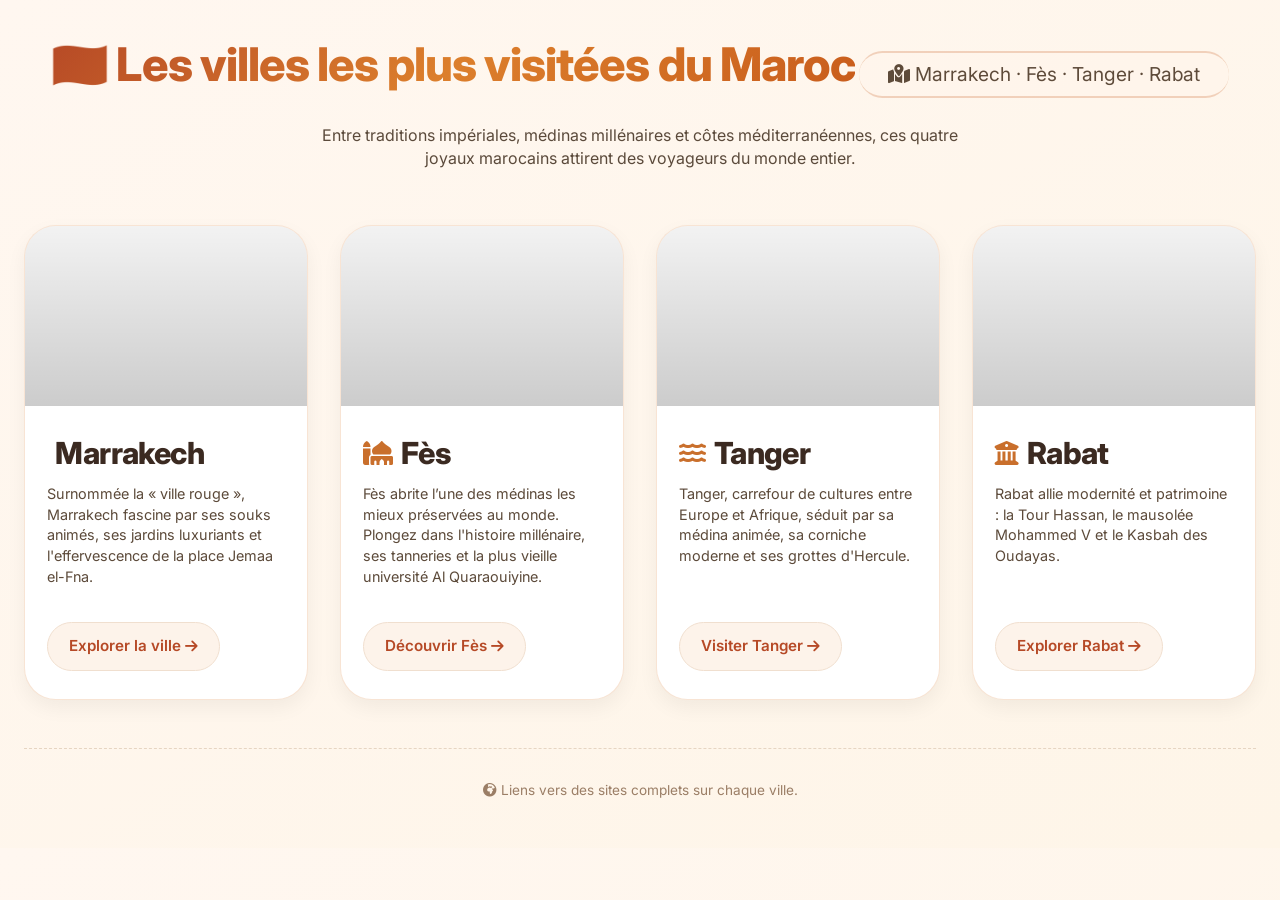
<file: index.html>
<!DOCTYPE html>
<html lang="fr">
<head>
  <meta charset="UTF-8">
  <meta name="viewport" content="width=device-width, initial-scale=1.0">
  <title>Maroc | Villes les plus visitées</title>
  <link rel="stylesheet" href="style.css">
  <link href="https://fonts.googleapis.com/css2?family=Inter:opsz,wght@14..32,300;14..32,400;14..32,600;14..32,700&display=swap" rel="stylesheet">
  <link rel="stylesheet" href="https://cdnjs.cloudflare.com/ajax/libs/font-awesome/6.0.0-beta3/css/all.min.css">
</head>
<body>
<div class="container">
  <div class="hero">
    <h1>🇲🇦 Les villes les plus visitées du Maroc</h1>
    <div class="hero-sub">
      <i class="fas fa-map-marked-alt"></i> Marrakech · Fès · Tanger · Rabat
    </div>
    <p class="description">
      Entre traditions impériales, médinas millénaires et côtes méditerranéennes, ces quatre joyaux marocains attirent des voyageurs du monde entier.
    </p>
  </div>

  <div class="cities-grid">
    <div class="city-card">
      <div class="card-img-top img-marrakech"></div>
      <div class="card-content">
        <div class="city-name">
          <i class="fas fa-palmtree"></i> Marrakech
        </div>
        <div class="city-desc">
          Surnommée la « ville rouge », Marrakech fascine par ses souks animés, ses jardins luxuriants et l'effervescence de la place Jemaa el-Fna.
        </div>
        <a href="MARRAKECH.html" class="city-link" target="_blank" rel="noopener noreferrer" data-city="Marrakech">
          <span>Explorer la ville <i class="fas fa-arrow-right"></i></span>
        </a>
      </div>
    </div>

    <div class="city-card">
      <div class="card-img-top img-fes"></div>
      <div class="card-content">
        <div class="city-name">
          <i class="fas fa-mosque"></i> Fès
        </div>
        <div class="city-desc">
          Fès abrite l’une des médinas les mieux préservées au monde. Plongez dans l'histoire millénaire, ses tanneries et la plus vieille université Al Quaraouiyine.
        </div>
        <a href="FES.HTML" class="city-link" target="_blank" rel="noopener noreferrer" data-city="Fès">
          <span>Découvrir Fès <i class="fas fa-arrow-right"></i></span>
        </a>
      </div>
    </div>

    <div class="city-card">
      <div class="card-img-top img-tanger"></div>
      <div class="card-content">
        <div class="city-name">
          <i class="fas fa-water"></i> Tanger
        </div>
        <div class="city-desc">
          Tanger, carrefour de cultures entre Europe et Afrique, séduit par sa médina animée, sa corniche moderne et ses grottes d'Hercule.
        </div>
        <a href="tanger.html" class="city-link" target="_blank" rel="noopener noreferrer" data-city="Tanger">
          <span>Visiter Tanger <i class="fas fa-arrow-right"></i></span>
        </a>
      </div>
    </div>

    <div class="city-card">
      <div class="card-img-top img-rabat"></div>
      <div class="card-content">
        <div class="city-name">
          <i class="fas fa-building-columns"></i> Rabat
        </div>
        <div class="city-desc">
          Rabat allie modernité et patrimoine : la Tour Hassan, le mausolée Mohammed V et le Kasbah des Oudayas.
        </div>
        <a href="RABAT.html" class="city-link" target="_blank" rel="noopener noreferrer" data-city="Rabat">
          <span>Explorer Rabat <i class="fas fa-arrow-right"></i></span>
        </a>
      </div>
    </div>
  </div>
  
  <div class="footnote">
    <i class="fas fa-globe-africa"></i> Liens vers des sites complets sur chaque ville.
  </div>
</div>

<div id="cityToast" class="toast-notif">
  <i class="fas fa-compass"></i>
  <span id="toastMessage"></span>
</div>

<script src="index.js"></script>
</body>
</html>
</file>
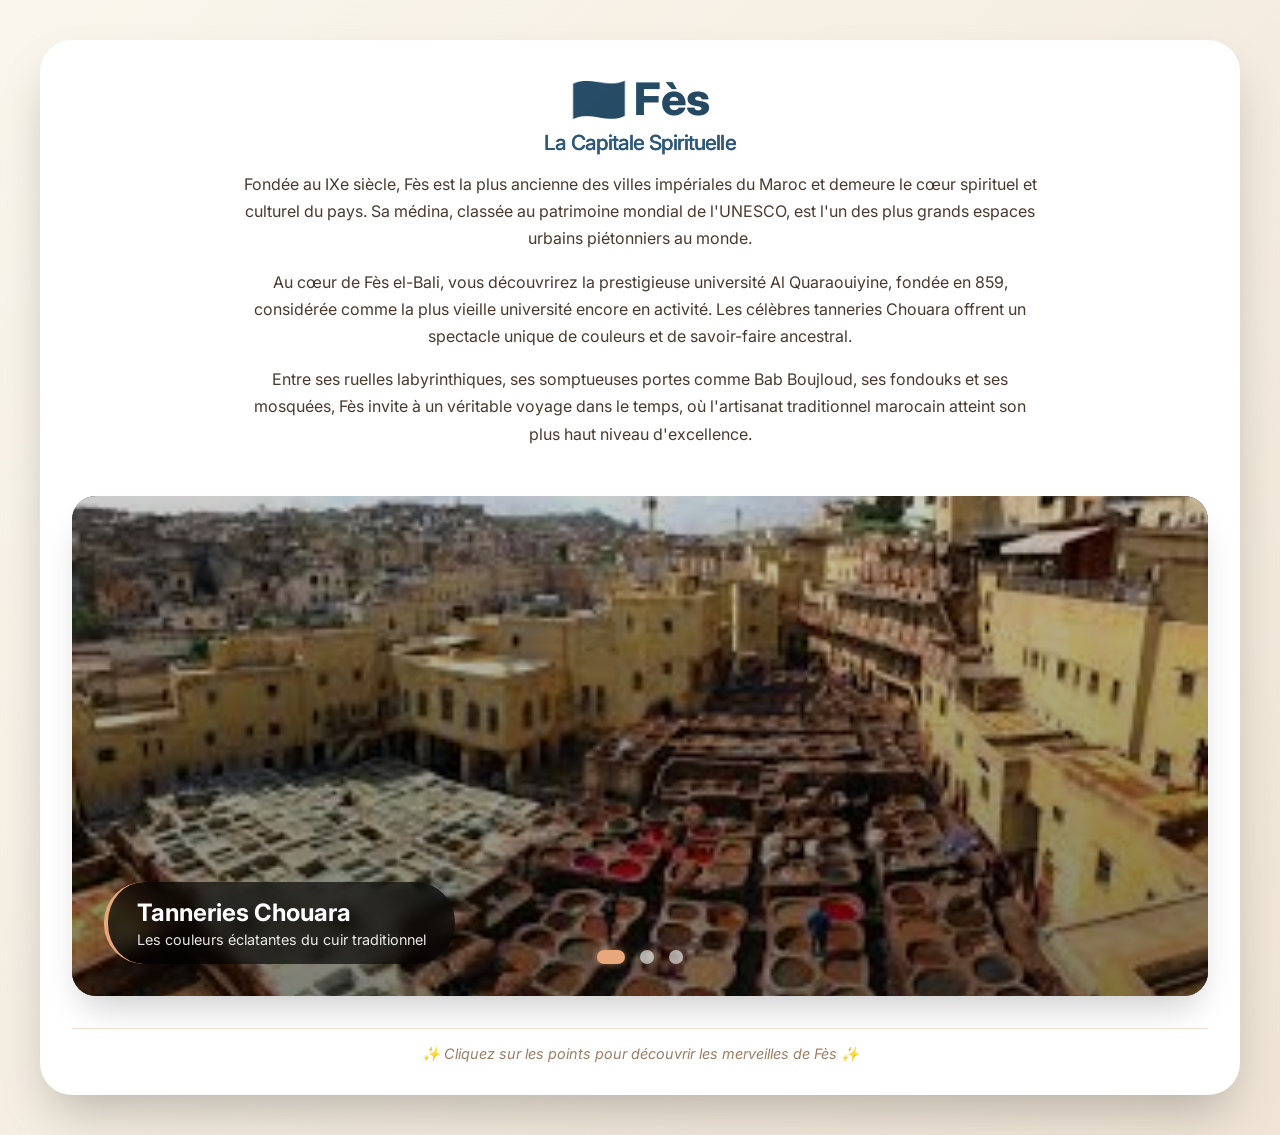
<file: FES.HTML>
<!DOCTYPE html>
<html lang="fr">
<head>
    <meta charset="UTF-8">
    <meta name="viewport" content="width=device-width, initial-scale=1.0">
    <title>Fès - Slider d'images</title>
    <link rel="stylesheet" href="FES.css">
    <link href="https://fonts.googleapis.com/css2?family=Inter:opsz,wght@14..32,300;14..32,400;14..32,600;14..32,700&display=swap" rel="stylesheet">
</head>
<body>
    <div class="container">
        <div class="resume-section">
            <h1 class="city-title">🇲🇦 Fès <span class="city-subtitle">La Capitale Spirituelle</span></h1>
            <div class="city-description">
                <p>Fondée au IXe siècle, Fès est la plus ancienne des villes impériales du Maroc et demeure le cœur spirituel et culturel du pays. Sa médina, classée au patrimoine mondial de l'UNESCO, est l'un des plus grands espaces urbains piétonniers au monde.</p>
                <p>Au cœur de Fès el-Bali, vous découvrirez la prestigieuse université Al Quaraouiyine, fondée en 859, considérée comme la plus vieille université encore en activité. Les célèbres tanneries Chouara offrent un spectacle unique de couleurs et de savoir-faire ancestral.</p>
                <p>Entre ses ruelles labyrinthiques, ses somptueuses portes comme Bab Boujloud, ses fondouks et ses mosquées, Fès invite à un véritable voyage dans le temps, où l'artisanat traditionnel marocain atteint son plus haut niveau d'excellence.</p>
            </div>
        </div>

        <div class="slider-container">
            <div class="slider">
                <input type="radio" name="slider" id="slide1" class="slider-radio" checked>
                <input type="radio" name="slider" id="slide2" class="slider-radio">
                <input type="radio" name="slider" id="slide3" class="slider-radio">

                <div class="slides">
                    <div class="slide slide-1">
                        <div class="slide-content">
                            <h3>Tanneries Chouara</h3>
                            <p>Les couleurs éclatantes du cuir traditionnel</p>
                        </div>
                    </div>
                    <div class="slide slide-2">
                        <div class="slide-content">
                            <h3>Bab Boujloud</h3>
                            <p>La porte bleue emblématique de Fès</p>
                        </div>
                    </div>
                    <div class="slide slide-3">
                        <div class="slide-content">
                            <h3>Médina de Fès</h3>
                            <p>Labyrinthe millénaire classé à l'UNESCO</p>
                        </div>
                    </div>
                </div>

                <div class="navigation-dots">
                    <label for="slide1" class="dot"></label>
                    <label for="slide2" class="dot"></label>
                    <label for="slide3" class="dot"></label>
                </div>
            </div>
        </div>

        <div class="photo-credits">
            <p><i>✨ Cliquez sur les points pour découvrir les merveilles de Fès ✨</i></p>
        </div>
    </div>
</body>
</html>
</file>
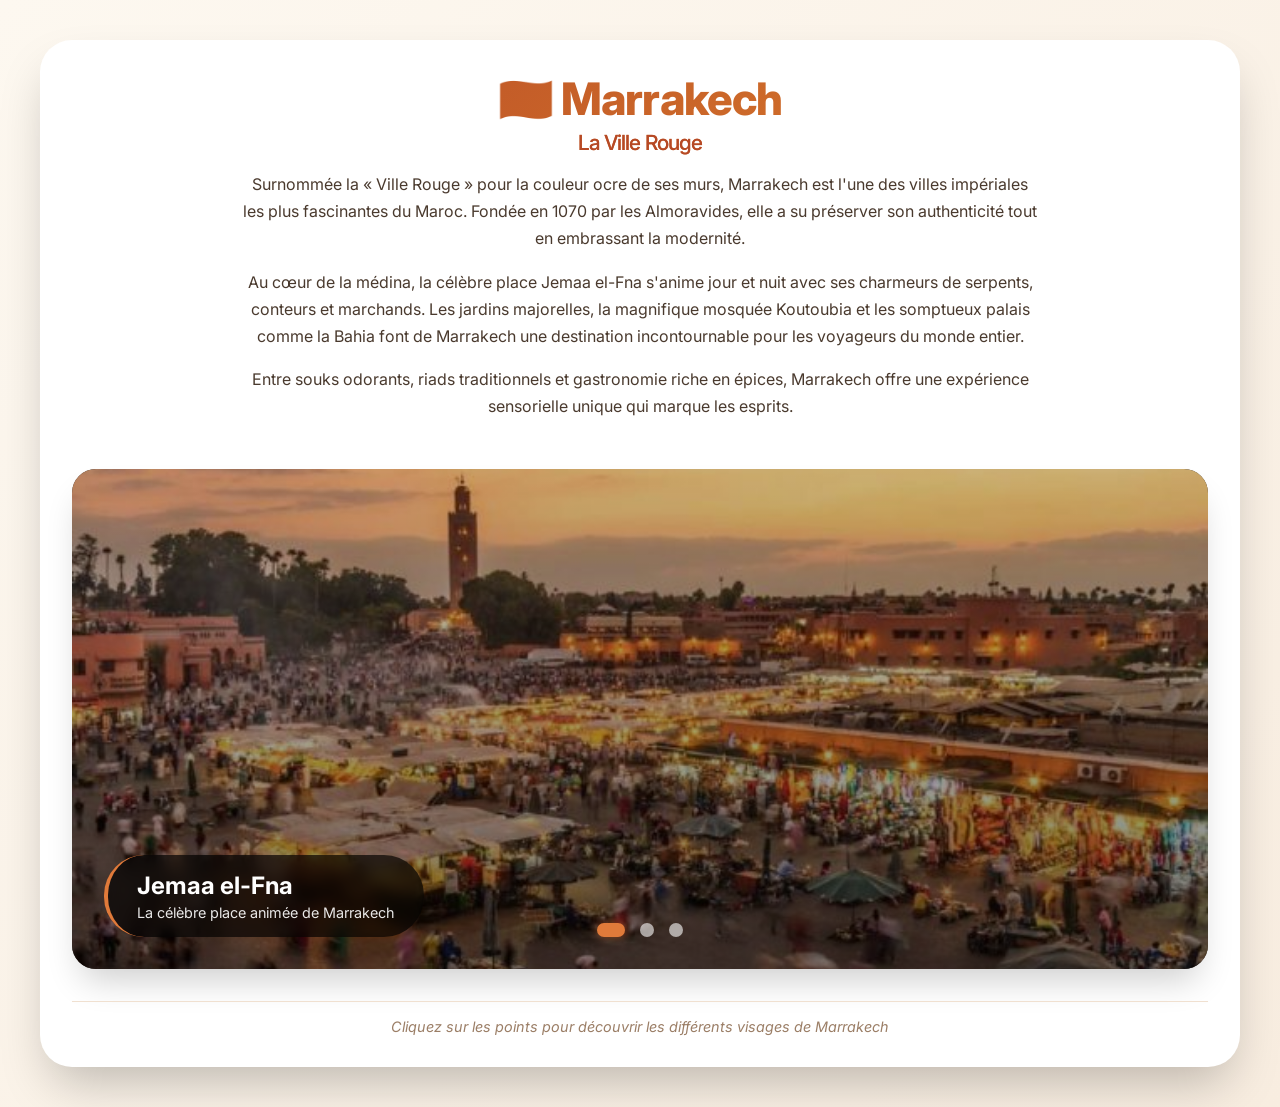
<file: MARRAKECH.html>
<!DOCTYPE html>
<html lang="fr">
<head>
    <meta charset="UTF-8">
    <meta name="viewport" content="width=device-width, initial-scale=1.0">
    <title>Marrakech - Slider d'images</title>
    <link rel="stylesheet" href="MARRAKECH.css">
    <link href="https://fonts.googleapis.com/css2?family=Inter:opsz,wght@14..32,300;14..32,400;14..32,600;14..32,700&display=swap" rel="stylesheet">
</head>
<body>
    <div class="container">
        <!-- Section résumé de la ville -->
        <div class="resume-section">
            <h1 class="city-title">🇲🇦 Marrakech <span class="city-subtitle">La Ville Rouge</span></h1>
            <div class="city-description">
                <p>Surnommée la « Ville Rouge » pour la couleur ocre de ses murs, Marrakech est l'une des villes impériales les plus fascinantes du Maroc. Fondée en 1070 par les Almoravides, elle a su préserver son authenticité tout en embrassant la modernité.</p>
                <p>Au cœur de la médina, la célèbre place Jemaa el-Fna s'anime jour et nuit avec ses charmeurs de serpents, conteurs et marchands. Les jardins majorelles, la magnifique mosquée Koutoubia et les somptueux palais comme la Bahia font de Marrakech une destination incontournable pour les voyageurs du monde entier.</p>
                <p>Entre souks odorants, riads traditionnels et gastronomie riche en épices, Marrakech offre une expérience sensorielle unique qui marque les esprits.</p>
            </div>
        </div>

        
        <div class="slider-container">
            <div class="slider">
                
                <input type="radio" name="slider" id="slide1" class="slider-radio" checked>
                <input type="radio" name="slider" id="slide2" class="slider-radio">
                <input type="radio" name="slider" id="slide3" class="slider-radio">

                
                <div class="slides">
                    <div class="slide slide-1">
                        <div class="slide-content">
                            <h3>Jemaa el-Fna</h3>
                            <p>La célèbre place animée de Marrakech</p>
                        </div>
                    </div>
                    <div class="slide slide-2">
                        <div class="slide-content">
                            <h3>Jardins Majorelle</h3>
                            <p>Un havre de paix aux couleurs éclatantes</p>
                        </div>
                    </div>
                    <div class="slide slide-3">
                        <div class="slide-content">
                            <h3>Mosquée Koutoubia</h3>
                            <p>Le joyau architectural de la ville</p>
                        </div>
                    </div>
                </div>

                
                <div class="navigation-dots">
                    <label for="slide1" class="dot"></label>
                    <label for="slide2" class="dot"></label>
                    <label for="slide3" class="dot"></label>
                </div>
            </div>
        </div>

       
        <div class="photo-credits">
            <p><i> Cliquez sur les points pour découvrir les différents visages de Marrakech </i></p>
        </div>
    </div>
</body>
</html>
</file>
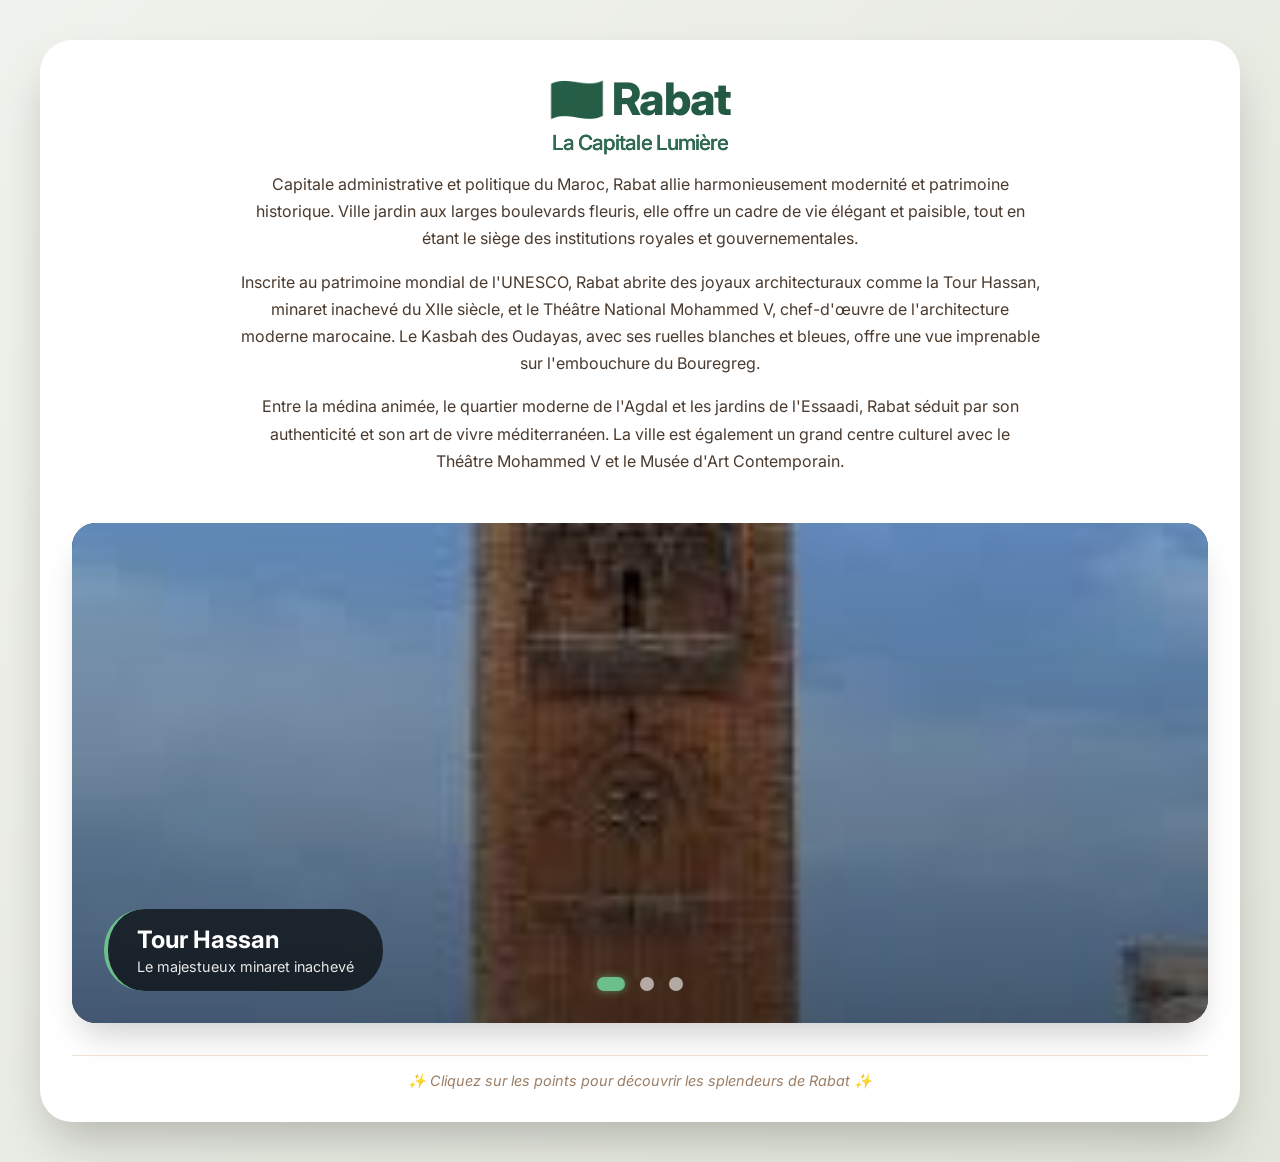
<file: RABAT.html>
<!DOCTYPE html>
<html lang="fr">
<head>
    <meta charset="UTF-8">
    <meta name="viewport" content="width=device-width, initial-scale=1.0">
    <title>Rabat - Slider d'images</title>
    <link rel="stylesheet" href="RABAT.css">
    <link href="https://fonts.googleapis.com/css2?family=Inter:opsz,wght@14..32,300;14..32,400;14..32,600;14..32,700&display=swap" rel="stylesheet">
</head>
<body>
    <div class="container">
        <div class="resume-section">
            <h1 class="city-title">🇲🇦 Rabat <span class="city-subtitle">La Capitale Lumière</span></h1>
            <div class="city-description">
                <p>Capitale administrative et politique du Maroc, Rabat allie harmonieusement modernité et patrimoine historique. Ville jardin aux larges boulevards fleuris, elle offre un cadre de vie élégant et paisible, tout en étant le siège des institutions royales et gouvernementales.</p>
                <p>Inscrite au patrimoine mondial de l'UNESCO, Rabat abrite des joyaux architecturaux comme la Tour Hassan, minaret inachevé du XIIe siècle, et le Théâtre National Mohammed V, chef-d'œuvre de l'architecture moderne marocaine. Le Kasbah des Oudayas, avec ses ruelles blanches et bleues, offre une vue imprenable sur l'embouchure du Bouregreg.</p>
                <p>Entre la médina animée, le quartier moderne de l'Agdal et les jardins de l'Essaadi, Rabat séduit par son authenticité et son art de vivre méditerranéen. La ville est également un grand centre culturel avec le Théâtre Mohammed V et le Musée d'Art Contemporain.</p>
            </div>
        </div>

        <div class="slider-container">
            <div class="slider">
                <input type="radio" name="slider" id="slide1" class="slider-radio" checked>
                <input type="radio" name="slider" id="slide2" class="slider-radio">
                <input type="radio" name="slider" id="slide3" class="slider-radio">

                <div class="slides">
                    <div class="slide slide-1">
                        <div class="slide-content">
                            <h3>Tour Hassan</h3>
                            <p>Le majestueux minaret inachevé</p>
                        </div>
                    </div>
                    <div class="slide slide-2">
                        <div class="slide-content">
                            <h3>Théâtre National Mohammed V</h3>
                            <p>Chef-d'œuvre architectural moderne</p>
                        </div>
                    </div>
                    <div class="slide slide-3">
                        <div class="slide-content">
                            <h3>Kasbah des Oudayas</h3>
                            <p>Ruelles bleues et vue sur l'océan</p>
                        </div>
                    </div>
                </div>

                <div class="navigation-dots">
                    <label for="slide1" class="dot"></label>
                    <label for="slide2" class="dot"></label>
                    <label for="slide3" class="dot"></label>
                </div>
            </div>
        </div>

        <div class="photo-credits">
            <p><i>✨ Cliquez sur les points pour découvrir les splendeurs de Rabat ✨</i></p>
        </div>
    </div>
</body>
</html>
</file>
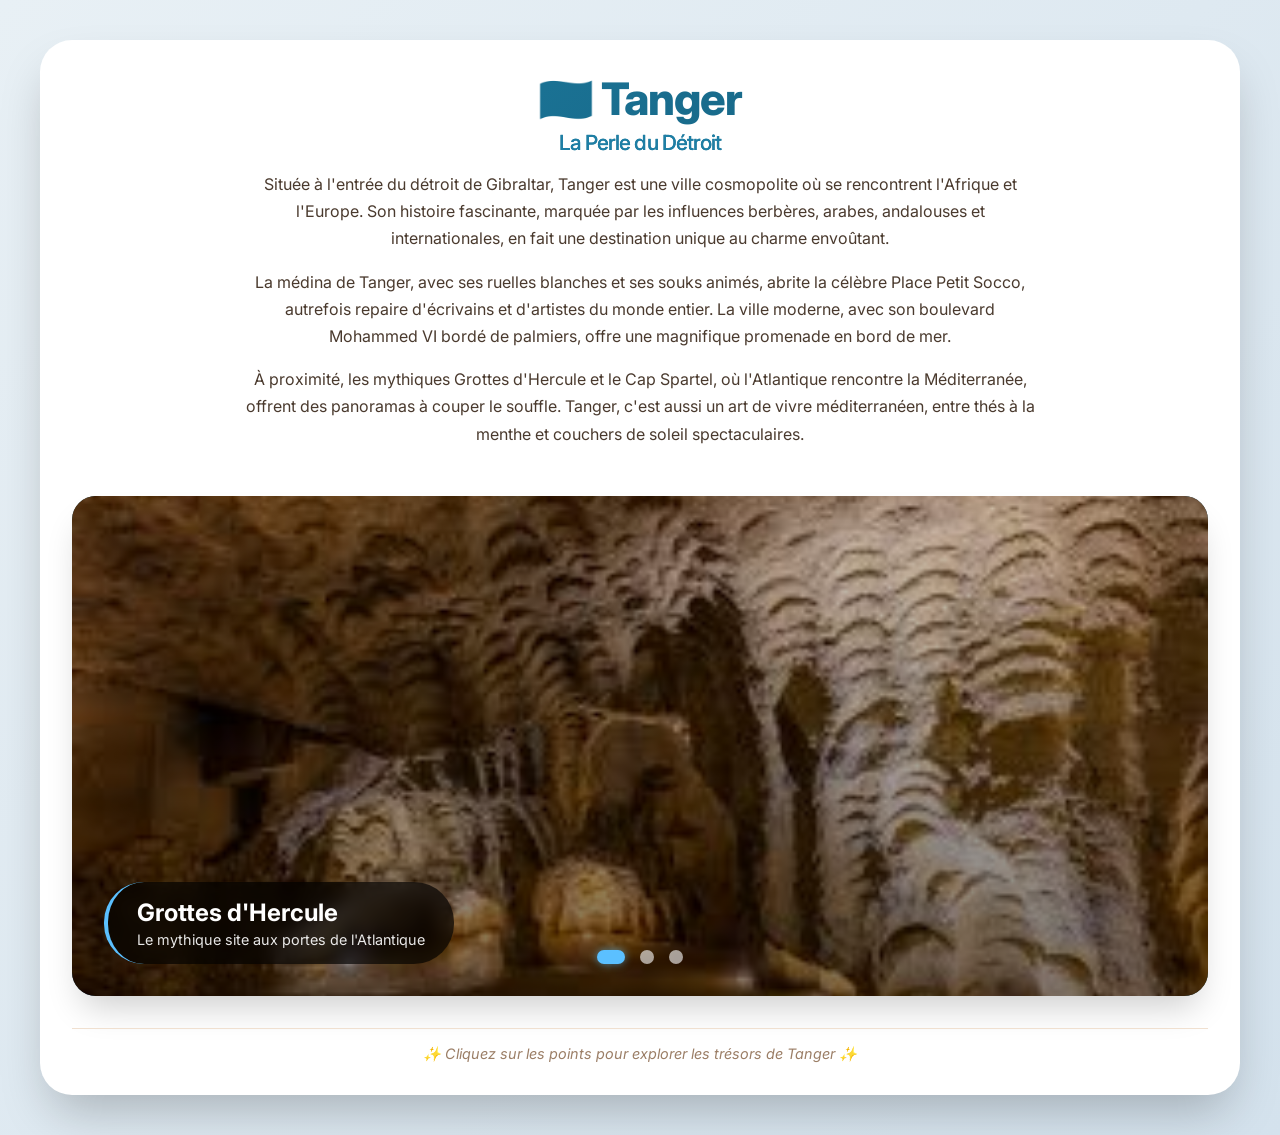
<file: tanger.html>
<!DOCTYPE html>
<html lang="fr">
<head>
    <meta charset="UTF-8">
    <meta name="viewport" content="width=device-width, initial-scale=1.0">
    <title>Tanger - Slider d'images</title>
    <link rel="stylesheet" href="tanger.css">
    <link href="https://fonts.googleapis.com/css2?family=Inter:opsz,wght@14..32,300;14..32,400;14..32,600;14..32,700&display=swap" rel="stylesheet">
</head>
<body>
    <div class="container">
        <div class="resume-section">
            <h1 class="city-title">🇲🇦 Tanger <span class="city-subtitle">La Perle du Détroit</span></h1>
            <div class="city-description">
                <p>Située à l'entrée du détroit de Gibraltar, Tanger est une ville cosmopolite où se rencontrent l'Afrique et l'Europe. Son histoire fascinante, marquée par les influences berbères, arabes, andalouses et internationales, en fait une destination unique au charme envoûtant.</p>
                <p>La médina de Tanger, avec ses ruelles blanches et ses souks animés, abrite la célèbre Place Petit Socco, autrefois repaire d'écrivains et d'artistes du monde entier. La ville moderne, avec son boulevard Mohammed VI bordé de palmiers, offre une magnifique promenade en bord de mer.</p>
                <p>À proximité, les mythiques Grottes d'Hercule et le Cap Spartel, où l'Atlantique rencontre la Méditerranée, offrent des panoramas à couper le souffle. Tanger, c'est aussi un art de vivre méditerranéen, entre thés à la menthe et couchers de soleil spectaculaires.</p>
            </div>
        </div>

        <div class="slider-container">
            <div class="slider">
                <input type="radio" name="slider" id="slide1" class="slider-radio" checked>
                <input type="radio" name="slider" id="slide2" class="slider-radio">
                <input type="radio" name="slider" id="slide3" class="slider-radio">

                <div class="slides">
                    <div class="slide slide-1">
                        <div class="slide-content">
                            <h3>Grottes d'Hercule</h3>
                            <p>Le mythique site aux portes de l'Atlantique</p>
                        </div>
                    </div>
                    <div class="slide slide-2">
                        <div class="slide-content">
                            <h3>Cap Spartel</h3>
                            <p>Là où l'océan rencontre la Méditerranée</p>
                        </div>
                    </div>
                    <div class="slide slide-3">
                        <div class="slide-content">
                            <h3>Médina de Tanger</h3>
                            <p>Ruelles blanches et histoire cosmopolite</p>
                        </div>
                    </div>
                </div>

                <div class="navigation-dots">
                    <label for="slide1" class="dot"></label>
                    <label for="slide2" class="dot"></label>
                    <label for="slide3" class="dot"></label>
                </div>
            </div>
        </div>

        <div class="photo-credits">
            <p><i>✨ Cliquez sur les points pour explorer les trésors de Tanger ✨</i></p>
        </div>
    </div>
</body>
</html>
</file>
<file: style.css>
* {
  margin: 0;
  padding: 0;
  box-sizing: border-box;
}

body {
  background: linear-gradient(145deg, #fff7f0 0%, #fef5e8 100%);
  font-family: 'Inter', sans-serif;
  color: #2c2a29;
  line-height: 1.4;
  scroll-behavior: smooth;
}

.container {
  max-width: 1280px;
  margin: 0 auto;
  padding: 2rem 1.5rem 3rem;
  position: relative;
  z-index: 2;
}

.hero {
  text-align: center;
  margin-bottom: 3.5rem;
}

.hero h1 {
  font-size: 2.9rem;
  font-weight: 800;
  background: linear-gradient(135deg, #b64926, #dc7f2c, #c85c1c);
  background-clip: text;
  -webkit-background-clip: text;
  color: transparent;
  letter-spacing: -0.02em;
  margin-bottom: 0.5rem;
  display: inline-block;
}

.hero-sub {
  font-size: 1.2rem;
  font-weight: 400;
  color: #5e4b3a;
  border-top: 2px solid rgba(200, 100, 40, 0.25);
  border-bottom: 2px solid rgba(200, 100, 40, 0.25);
  display: inline-block;
  padding: 0.5rem 1.8rem;
  background: rgba(255, 245, 235, 0.6);
  border-radius: 60px;
  margin-top: 0.75rem;
}

.description {
  max-width: 650px;
  margin: 1.2rem auto 0;
  color: #5b4a3b;
  font-weight: 400;
  font-size: 1rem;
}

.cities-grid {
  display: grid;
  grid-template-columns: repeat(auto-fit, minmax(270px, 1fr));
  gap: 2rem;
  margin: 2rem 0 2.5rem;
}

.city-card {
  background: white;
  border-radius: 2rem;
  overflow: hidden;
  box-shadow: 0 8px 20px rgba(0, 0, 0, 0.05);
  transition: all 0.35s cubic-bezier(0.2, 0.9, 0.4, 1.1);
  border: 1px solid rgba(220, 120, 40, 0.2);
  display: flex;
  flex-direction: column;
  height: 100%;
}

.city-card:hover {
  transform: translateY(-8px);
  box-shadow: 0 20px 30px rgba(0, 0, 0, 0.08);
  border-color: rgba(220, 110, 30, 0.4);
}

.card-img-top {
  height: 180px;
  background-size: cover;
  background-position: center 30%;
  position: relative;
}

.img-marrakech {
  background-image: linear-gradient(0deg, rgba(0,0,0,0.2), rgba(0,0,0,0.05)), url('https://images.unsplash.com/photo-1597211684422-d2fa723181cb?w=500&auto=format');
  background-size: cover;
  background-position: 50% 35%;
}

.img-fes {
  background-image: linear-gradient(0deg, rgba(0,0,0,0.2), rgba(0,0,0,0.05)), url('https://images.unsplash.com/photo-1569701038412-1beaa13c8a37?w=500&auto=format');
  background-size: cover;
  background-position: 50% 30%;
}

.img-tanger {
  background-image: linear-gradient(0deg, rgba(0,0,0,0.2), rgba(0,0,0,0.05)), url('https://images.unsplash.com/photo-1620312677326-c28c685f4cf7?w=500&auto=format');
  background-size: cover;
  background-position: 50% 45%;
}

.img-rabat {
  background-image: linear-gradient(0deg, rgba(0,0,0,0.2), rgba(0,0,0,0.05)), url('https://images.unsplash.com/photo-1591824438701-cee1b9e4ad9c?w=500&auto=format');
  background-size: cover;
  background-position: 50% 40%;
}

.card-content {
  padding: 1.6rem 1.4rem 1.8rem;
  flex: 1;
  display: flex;
  flex-direction: column;
}

.city-name {
  font-size: 1.9rem;
  font-weight: 800;
  letter-spacing: -0.02em;
  margin-bottom: 0.6rem;
  color: #3b2a21;
  display: flex;
  align-items: center;
  gap: 8px;
  flex-wrap: wrap;
}

.city-name i {
  font-size: 1.5rem;
  color: #c96f2c;
}

.city-desc {
  color: #5c4a3a;
  font-size: 0.9rem;
  line-height: 1.45;
  margin-bottom: 1.5rem;
  flex: 1;
}

.city-link {
  display: inline-flex;
  align-items: center;
  justify-content: space-between;
  background: #fdf3ea;
  padding: 0.8rem 1.3rem;
  border-radius: 60px;
  font-weight: 600;
  font-size: 0.95rem;
  text-decoration: none;
  color: #b64926;
  border: 1px solid #f0dfcf;
  transition: all 0.25s;
  margin-top: 0.6rem;
  gap: 9px;
  width: fit-content;
}

.city-link i {
  transition: transform 0.2s;
  font-size: 0.9rem;
}

.city-link:hover {
  background: #b64926;
  color: white;
  border-color: #b64926;
}

.city-link:hover i {
  transform: translateX(4px);
  color: white;
}

.footnote {
  text-align: center;
  margin-top: 3rem;
  font-size: 0.85rem;
  color: #9b7e66;
  border-top: 1px dashed #e6d5c2;
  padding-top: 2rem;
}

.toast-notif {
  position: fixed;
  bottom: 28px;
  left: 50%;
  transform: translateX(-50%) scale(0.9);
  background: #2c241e;
  color: #ffefdb;
  padding: 0.8rem 1.8rem;
  border-radius: 50px;
  font-size: 0.9rem;
  font-weight: 500;
  backdrop-filter: blur(10px);
  background: rgba(32, 24, 19, 0.92);
  box-shadow: 0 10px 20px rgba(0,0,0,0.2);
  z-index: 1000;
  display: flex;
  align-items: center;
  gap: 10px;
  pointer-events: none;
  transition: opacity 0.2s, transform 0.2s;
  opacity: 0;
  visibility: hidden;
  font-family: 'Inter', monospace;
  border-left: 4px solid #e07a3a;
}

.toast-notif i {
  font-size: 1.2rem;
  color: #f2a65a;
}

.toast-notif.show {
  opacity: 1;
  visibility: visible;
  transform: translateX(-50%) scale(1);
}

@media (max-width: 680px) {
  .hero h1 {
    font-size: 2.1rem;
  }
  .city-name {
    font-size: 1.6rem;
  }
}
</file>
<file: FES.css>
* {
    margin: 0;
    padding: 0;
    box-sizing: border-box;
}

body {
    font-family: 'Inter', sans-serif;
    background: linear-gradient(135deg, #faf6ed 0%, #efe4d5 100%);
    min-height: 100vh;
    padding: 40px 20px;
}

.container {
    max-width: 1200px;
    margin: 0 auto;
    background: white;
    border-radius: 32px;
    box-shadow: 0 25px 50px -12px rgba(0, 0, 0, 0.25);
    overflow: hidden;
    padding: 2rem;
}

.resume-section {
    text-align: center;
    margin-bottom: 3rem;
}

.city-title {
    font-size: 2.8rem;
    font-weight: 800;
    background: linear-gradient(135deg, #2d5a7b, #1e3a4d);
    background-clip: text;
    -webkit-background-clip: text;
    color: transparent;
    margin-bottom: 1rem;
    letter-spacing: -0.02em;
}

.city-subtitle {
    font-size: 1.3rem;
    font-weight: 500;
    color: #2d5a7b;
    display: block;
    margin-top: 0.25rem;
}

.city-description {
    max-width: 800px;
    margin: 0 auto;
    color: #4a3a2e;
    line-height: 1.7;
    font-size: 1rem;
}

.city-description p {
    margin-bottom: 1rem;
}

.slider-container {
    margin: 2rem 0;
    border-radius: 24px;
    overflow: hidden;
    box-shadow: 0 20px 35px -10px rgba(0, 0, 0, 0.2);
    background: #1a2a32;
}

.slider {
    position: relative;
    width: 100%;
    overflow: hidden;
}

.slider-radio {
    display: none;
}

.slides {
    position: relative;
    width: 100%;
    height: 500px;
    display: flex;
    transition: transform 0.5s ease-in-out;
}

.slide {
    position: absolute;
    top: 0;
    left: 0;
    width: 100%;
    height: 100%;
    opacity: 0;
    transition: opacity 0.6s cubic-bezier(0.4, 0, 0.2, 1);
    background-size: cover;
    background-position: center;
    display: flex;
    align-items: flex-end;
    justify-content: flex-start;
    border-radius: 16px;
}

.slide-1 {
    background-image: linear-gradient(0deg, rgba(0,0,0,0.5), rgba(0,0,0,0.2)), url(tanneries.png);
    background-size: cover;
    background-position: 50% 40%;
}

.slide-2 {
    background-image: linear-gradient(0deg, rgba(0,0,0,0.5), rgba(0,0,0,0.2)), url(Boujloud.png);
    background-size: cover;
    background-position: 50% 35%;
}

.slide-3 {
    background-image: linear-gradient(0deg, rgba(0,0,0,0.5), rgba(0,0,0,0.2)), url(medina.png);
    background-size: cover;
    background-position: 50% 30%;
}

.slide-content {
    background: rgba(0, 0, 0, 0.65);
    backdrop-filter: blur(8px);
    padding: 1rem 1.8rem;
    border-radius: 40px;
    margin: 0 0 2rem 2rem;
    color: white;
    border-left: 4px solid #e8a87c;
}

.slide-content h3 {
    font-size: 1.5rem;
    font-weight: 700;
    margin-bottom: 0.25rem;
}

.slide-content p {
    font-size: 0.9rem;
    opacity: 0.9;
}

#slide1:checked ~ .slides {
    transform: translateX(0);
}

#slide2:checked ~ .slides {
    transform: translateX(0);
}

#slide3:checked ~ .slides {
    transform: translateX(0);
}

#slide1:checked ~ .slides .slide-1 {
    opacity: 1;
    z-index: 2;
}

#slide2:checked ~ .slides .slide-2 {
    opacity: 1;
    z-index: 2;
}

#slide3:checked ~ .slides .slide-3 {
    opacity: 1;
    z-index: 2;
}

.slide {
    z-index: 1;
}

.navigation-dots {
    position: absolute;
    bottom: 20px;
    left: 0;
    right: 0;
    display: flex;
    justify-content: center;
    gap: 15px;
    z-index: 10;
    padding: 12px 0;
}

.dot {
    width: 14px;
    height: 14px;
    background: rgba(255, 255, 255, 0.6);
    border-radius: 50%;
    cursor: pointer;
    transition: all 0.3s ease;
    border: 2px solid transparent;
}

.dot:hover {
    background: rgba(255, 255, 255, 0.9);
    transform: scale(1.2);
}

#slide1:checked ~ .navigation-dots label[for="slide1"],
#slide2:checked ~ .navigation-dots label[for="slide2"],
#slide3:checked ~ .navigation-dots label[for="slide3"] {
    background: #e8a87c;
    width: 28px;
    border-radius: 20px;
    box-shadow: 0 0 8px rgba(232, 168, 124, 0.6);
}

.photo-credits {
    text-align: center;
    margin-top: 2rem;
    color: #9b7e66;
    font-size: 0.9rem;
    font-style: italic;
    padding-top: 1rem;
    border-top: 1px solid #f0e0d0;
}

@media (max-width: 768px) {
    .container {
        padding: 1rem;
    }
    
    .city-title {
        font-size: 2rem;
    }
    
    .slides {
        height: 350px;
    }
    
    .slide-content {
        margin: 0 0 1rem 1rem;
        padding: 0.6rem 1.2rem;
    }
    
    .slide-content h3 {
        font-size: 1.1rem;
    }
    
    .slide-content p {
        font-size: 0.75rem;
    }
    
    .city-description {
        font-size: 0.9rem;
    }
}

@media (max-width: 480px) {
    .slides {
        height: 280px;
    }
    
    .dot {
        width: 10px;
        height: 10px;
    }
    
    #slide1:checked ~ .navigation-dots label[for="slide1"],
    #slide2:checked ~ .navigation-dots label[for="slide2"],
    #slide3:checked ~ .navigation-dots label[for="slide3"] {
        width: 22px;
    }
}
</file>
<file: MARRAKECH.css>
* {
    margin: 0;
    padding: 0;
    box-sizing: border-box;
}

body {
    font-family: 'Inter', sans-serif;
    background: linear-gradient(135deg, #fdf8f0 0%, #f8ede0 100%);
    min-height: 100vh;
    padding: 40px 20px;
}

.container {
    max-width: 1200px;
    margin: 0 auto;
    background: white;
    border-radius: 32px;
    box-shadow: 0 25px 50px -12px rgba(0, 0, 0, 0.25);
    overflow: hidden;
    padding: 2rem;
}

.resume-section {
    text-align: center;
    margin-bottom: 3rem;
}

.city-title {
    font-size: 2.8rem;
    font-weight: 800;
    background: linear-gradient(135deg, #b64926, #dc7f2c);
    background-clip: text;
    -webkit-background-clip: text;
    color: transparent;
    margin-bottom: 1rem;
    letter-spacing: -0.02em;
}

.city-subtitle {
    font-size: 1.3rem;
    font-weight: 500;
    color: #b64926;
    display: block;
    margin-top: 0.25rem;
}

.city-description {
    max-width: 800px;
    margin: 0 auto;
    color: #4a3a2e;
    line-height: 1.7;
    font-size: 1rem;
}

.city-description p {
    margin-bottom: 1rem;
}

.slider-container {
    margin: 2rem 0;
    border-radius: 24px;
    overflow: hidden;
    box-shadow: 0 20px 35px -10px rgba(0, 0, 0, 0.2);
    background: #2c241e;
}

.slider {
    position: relative;
    width: 100%;
    overflow: hidden;
}

.slider-radio {
    display: none;
}

.slides {
    position: relative;
    width: 100%;
    height: 500px;
    display: flex;
    transition: transform 0.5s ease-in-out;
}

.slide {
    position: absolute;
    top: 0;
    left: 0;
    width: 100%;
    height: 100%;
    opacity: 0;
    transition: opacity 0.6s cubic-bezier(0.4, 0, 0.2, 1);
    background-size: cover;
    background-position: center;
    display: flex;
    align-items: flex-end;
    justify-content: flex-start;
    border-radius: 16px;
}


.slide-1 {
    background-image: linear-gradient(0deg, rgba(0,0,0,0.5), rgba(0,0,0,0.2)), url(jamea_el_fna.png);
    background-size: cover;
    background-position: 50% 35%;
}


.slide-2 {
    background-image: linear-gradient(0deg, rgba(0,0,0,0.5), rgba(0,0,0,0.2)), url(jardin.png);
    background-size: cover;
    background-position: 50% 30%;
}

.slide-3 {
    background-image: linear-gradient(0deg, rgba(0,0,0,0.5), rgba(0,0,0,0.2)), url(mosque.png);
    background-size: cover;
    background-position: 50% 40%;
}


.slide-content {
    background: rgba(0, 0, 0, 0.65);
    backdrop-filter: blur(8px);
    padding: 1rem 1.8rem;
    border-radius: 40px;
    margin: 0 0 2rem 2rem;
    color: white;
    border-left: 4px solid #e07a3a;
}

.slide-content h3 {
    font-size: 1.5rem;
    font-weight: 700;
    margin-bottom: 0.25rem;
}

.slide-content p {
    font-size: 0.9rem;
    opacity: 0.9;
}

#slide1:checked ~ .slides {
    transform: translateX(0);
}

#slide2:checked ~ .slides {
    transform: translateX(0);
}

#slide3:checked ~ .slides {
    transform: translateX(0);
}

#slide1:checked ~ .slides .slide-1 {
    opacity: 1;
    z-index: 2;
}

#slide2:checked ~ .slides .slide-2 {
    opacity: 1;
    z-index: 2;
}

#slide3:checked ~ .slides .slide-3 {
    opacity: 1;
    z-index: 2;
}

.slide {
    z-index: 1;
}


.navigation-dots {
    position: absolute;
    bottom: 20px;
    left: 0;
    right: 0;
    display: flex;
    justify-content: center;
    gap: 15px;
    z-index: 10;
    padding: 12px 0;
}

.dot {
    width: 14px;
    height: 14px;
    background: rgba(255, 255, 255, 0.6);
    border-radius: 50%;
    cursor: pointer;
    transition: all 0.3s ease;
    border: 2px solid transparent;
}

.dot:hover {
    background: rgba(255, 255, 255, 0.9);
    transform: scale(1.2);
}

#slide1:checked ~ .navigation-dots label[for="slide1"],
#slide2:checked ~ .navigation-dots label[for="slide2"],
#slide3:checked ~ .navigation-dots label[for="slide3"] {
    background: #e07a3a;
    width: 28px;
    border-radius: 20px;
    box-shadow: 0 0 8px rgba(224, 122, 58, 0.6);
}


.photo-credits {
    text-align: center;
    margin-top: 2rem;
    color: #9b7e66;
    font-size: 0.9rem;
    font-style: italic;
    padding-top: 1rem;
    border-top: 1px solid #f0e0d0;
}


@media (max-width: 768px) {
    .container {
        padding: 1rem;
    }
    
    .city-title {
        font-size: 2rem;
    }
    
    .slides {
        height: 350px;
    }
    
    .slide-content {
        margin: 0 0 1rem 1rem;
        padding: 0.6rem 1.2rem;
    }
    
    .slide-content h3 {
        font-size: 1.1rem;
    }
    
    .slide-content p {
        font-size: 0.75rem;
    }
    
    .city-description {
        font-size: 0.9rem;
    }
}

@media (max-width: 480px) {
    .slides {
        height: 280px;
    }
    
    .dot {
        width: 10px;
        height: 10px;
    }
    
    #slide1:checked ~ .navigation-dots label[for="slide1"],
    #slide2:checked ~ .navigation-dots label[for="slide2"],
    #slide3:checked ~ .navigation-dots label[for="slide3"] {
        width: 22px;
    }
}
</file>
<file: RABAT.css>
* {
    margin: 0;
    padding: 0;
    box-sizing: border-box;
}

body {
    font-family: 'Inter', sans-serif;
    background: linear-gradient(135deg, #f0f2ed 0%, #e2e6da 100%);
    min-height: 100vh;
    padding: 40px 20px;
}

.container {
    max-width: 1200px;
    margin: 0 auto;
    background: white;
    border-radius: 32px;
    box-shadow: 0 25px 50px -12px rgba(0, 0, 0, 0.25);
    overflow: hidden;
    padding: 2rem;
}

.resume-section {
    text-align: center;
    margin-bottom: 3rem;
}

.city-title {
    font-size: 2.8rem;
    font-weight: 800;
    background: linear-gradient(135deg, #2d6a4f, #1b4d3a);
    background-clip: text;
    -webkit-background-clip: text;
    color: transparent;
    margin-bottom: 1rem;
    letter-spacing: -0.02em;
}

.city-subtitle {
    font-size: 1.3rem;
    font-weight: 500;
    color: #2d6a4f;
    display: block;
    margin-top: 0.25rem;
}

.city-description {
    max-width: 800px;
    margin: 0 auto;
    color: #4a3a2e;
    line-height: 1.7;
    font-size: 1rem;
}

.city-description p {
    margin-bottom: 1rem;
}

.slider-container {
    margin: 2rem 0;
    border-radius: 24px;
    overflow: hidden;
    box-shadow: 0 20px 35px -10px rgba(0, 0, 0, 0.2);
    background: #1b3a2f;
}

.slider {
    position: relative;
    width: 100%;
    overflow: hidden;
}

.slider-radio {
    display: none;
}

.slides {
    position: relative;
    width: 100%;
    height: 500px;
    display: flex;
    transition: transform 0.5s ease-in-out;
}

.slide {
    position: absolute;
    top: 0;
    left: 0;
    width: 100%;
    height: 100%;
    opacity: 0;
    transition: opacity 0.6s cubic-bezier(0.4, 0, 0.2, 1);
    background-size: cover;
    background-position: center;
    display: flex;
    align-items: flex-end;
    justify-content: flex-start;
    border-radius: 16px;
}

.slide-1 {
    background-image: linear-gradient(0deg, rgba(0,0,0,0.5), rgba(0,0,0,0.2)), url(tour.png);
    background-size: cover;
    background-position: 50% 40%;
}

.slide-2 {
    background-image: linear-gradient(0deg, rgba(0,0,0,0.5), rgba(0,0,0,0.2)), url(THEATRE.png);
    background-size: cover;
    background-position: 50% 45%;
}

.slide-3 {
    background-image: linear-gradient(0deg, rgba(0,0,0,0.5), rgba(0,0,0,0.2)), url(kasbah.png);
    background-size: cover;
    background-position: 50% 35%;
}

.slide-content {
    background: rgba(0, 0, 0, 0.65);
    backdrop-filter: blur(8px);
    padding: 1rem 1.8rem;
    border-radius: 40px;
    margin: 0 0 2rem 2rem;
    color: white;
    border-left: 4px solid #6abf8a;
}

.slide-content h3 {
    font-size: 1.5rem;
    font-weight: 700;
    margin-bottom: 0.25rem;
}

.slide-content p {
    font-size: 0.9rem;
    opacity: 0.9;
}

#slide1:checked ~ .slides {
    transform: translateX(0);
}

#slide2:checked ~ .slides {
    transform: translateX(0);
}

#slide3:checked ~ .slides {
    transform: translateX(0);
}

#slide1:checked ~ .slides .slide-1 {
    opacity: 1;
    z-index: 2;
}

#slide2:checked ~ .slides .slide-2 {
    opacity: 1;
    z-index: 2;
}

#slide3:checked ~ .slides .slide-3 {
    opacity: 1;
    z-index: 2;
}

.slide {
    z-index: 1;
}

.navigation-dots {
    position: absolute;
    bottom: 20px;
    left: 0;
    right: 0;
    display: flex;
    justify-content: center;
    gap: 15px;
    z-index: 10;
    padding: 12px 0;
}

.dot {
    width: 14px;
    height: 14px;
    background: rgba(255, 255, 255, 0.6);
    border-radius: 50%;
    cursor: pointer;
    transition: all 0.3s ease;
    border: 2px solid transparent;
}

.dot:hover {
    background: rgba(255, 255, 255, 0.9);
    transform: scale(1.2);
}

#slide1:checked ~ .navigation-dots label[for="slide1"],
#slide2:checked ~ .navigation-dots label[for="slide2"],
#slide3:checked ~ .navigation-dots label[for="slide3"] {
    background: #6abf8a;
    width: 28px;
    border-radius: 20px;
    box-shadow: 0 0 8px rgba(106, 191, 138, 0.6);
}

.photo-credits {
    text-align: center;
    margin-top: 2rem;
    color: #9b7e66;
    font-size: 0.9rem;
    font-style: italic;
    padding-top: 1rem;
    border-top: 1px solid #f0e0d0;
}

@media (max-width: 768px) {
    .container {
        padding: 1rem;
    }
    
    .city-title {
        font-size: 2rem;
    }
    
    .slides {
        height: 350px;
    }
    
    .slide-content {
        margin: 0 0 1rem 1rem;
        padding: 0.6rem 1.2rem;
    }
    
    .slide-content h3 {
        font-size: 1.1rem;
    }
    
    .slide-content p {
        font-size: 0.75rem;
    }
    
    .city-description {
        font-size: 0.9rem;
    }
}

@media (max-width: 480px) {
    .slides {
        height: 280px;
    }
    
    .dot {
        width: 10px;
        height: 10px;
    }
    
    #slide1:checked ~ .navigation-dots label[for="slide1"],
    #slide2:checked ~ .navigation-dots label[for="slide2"],
    #slide3:checked ~ .navigation-dots label[for="slide3"] {
        width: 22px;
    }
}
</file>
<file: tanger.css>
* {
    margin: 0;
    padding: 0;
    box-sizing: border-box;
}

body {
    font-family: 'Inter', sans-serif;
    background: linear-gradient(135deg, #e8f0f5 0%, #d4e2ed 100%);
    min-height: 100vh;
    padding: 40px 20px;
}

.container {
    max-width: 1200px;
    margin: 0 auto;
    background: white;
    border-radius: 32px;
    box-shadow: 0 25px 50px -12px rgba(0, 0, 0, 0.25);
    overflow: hidden;
    padding: 2rem;
}

.resume-section {
    text-align: center;
    margin-bottom: 3rem;
}

.city-title {
    font-size: 2.8rem;
    font-weight: 800;
    background: linear-gradient(135deg, #1e7fa5, #145c78);
    background-clip: text;
    -webkit-background-clip: text;
    color: transparent;
    margin-bottom: 1rem;
    letter-spacing: -0.02em;
}

.city-subtitle {
    font-size: 1.3rem;
    font-weight: 500;
    color: #1e7fa5;
    display: block;
    margin-top: 0.25rem;
}

.city-description {
    max-width: 800px;
    margin: 0 auto;
    color: #4a3a2e;
    line-height: 1.7;
    font-size: 1rem;
}

.city-description p {
    margin-bottom: 1rem;
}

.slider-container {
    margin: 2rem 0;
    border-radius: 24px;
    overflow: hidden;
    box-shadow: 0 20px 35px -10px rgba(0, 0, 0, 0.2);
    background: #0f3b4f;
}

.slider {
    position: relative;
    width: 100%;
    overflow: hidden;
}

.slider-radio {
    display: none;
}

.slides {
    position: relative;
    width: 100%;
    height: 500px;
    display: flex;
    transition: transform 0.5s ease-in-out;
}

.slide {
    position: absolute;
    top: 0;
    left: 0;
    width: 100%;
    height: 100%;
    opacity: 0;
    transition: opacity 0.6s cubic-bezier(0.4, 0, 0.2, 1);
    background-size: cover;
    background-position: center;
    display: flex;
    align-items: flex-end;
    justify-content: flex-start;
    border-radius: 16px;
}

.slide-1 {
    background-image: linear-gradient(0deg, rgba(0,0,0,0.5), rgba(0,0,0,0.2)), url(grootes.png);
    background-size: cover;
    background-position: 50% 45%;
}

.slide-2 {
    background-image: linear-gradient(0deg, rgba(0,0,0,0.5), rgba(0,0,0,0.2)), url(cap.png);
    background-size: cover;
    background-position: 50% 40%;
}

.slide-3 {
    background-image: linear-gradient(0deg, rgba(0,0,0,0.5), rgba(0,0,0,0.2)), url(medina_t.png);
    background-size: cover;
    background-position: 50% 35%;
}

.slide-content {
    background: rgba(0, 0, 0, 0.65);
    backdrop-filter: blur(8px);
    padding: 1rem 1.8rem;
    border-radius: 40px;
    margin: 0 0 2rem 2rem;
    color: white;
    border-left: 4px solid #5bc0ff;
}

.slide-content h3 {
    font-size: 1.5rem;
    font-weight: 700;
    margin-bottom: 0.25rem;
}

.slide-content p {
    font-size: 0.9rem;
    opacity: 0.9;
}

#slide1:checked ~ .slides {
    transform: translateX(0);
}

#slide2:checked ~ .slides {
    transform: translateX(0);
}

#slide3:checked ~ .slides {
    transform: translateX(0);
}

#slide1:checked ~ .slides .slide-1 {
    opacity: 1;
    z-index: 2;
}

#slide2:checked ~ .slides .slide-2 {
    opacity: 1;
    z-index: 2;
}

#slide3:checked ~ .slides .slide-3 {
    opacity: 1;
    z-index: 2;
}

.slide {
    z-index: 1;
}

.navigation-dots {
    position: absolute;
    bottom: 20px;
    left: 0;
    right: 0;
    display: flex;
    justify-content: center;
    gap: 15px;
    z-index: 10;
    padding: 12px 0;
}

.dot {
    width: 14px;
    height: 14px;
    background: rgba(255, 255, 255, 0.6);
    border-radius: 50%;
    cursor: pointer;
    transition: all 0.3s ease;
    border: 2px solid transparent;
}

.dot:hover {
    background: rgba(255, 255, 255, 0.9);
    transform: scale(1.2);
}

#slide1:checked ~ .navigation-dots label[for="slide1"],
#slide2:checked ~ .navigation-dots label[for="slide2"],
#slide3:checked ~ .navigation-dots label[for="slide3"] {
    background: #5bc0ff;
    width: 28px;
    border-radius: 20px;
    box-shadow: 0 0 8px rgba(91, 192, 255, 0.6);
}

.photo-credits {
    text-align: center;
    margin-top: 2rem;
    color: #9b7e66;
    font-size: 0.9rem;
    font-style: italic;
    padding-top: 1rem;
    border-top: 1px solid #f0e0d0;
}

@media (max-width: 768px) {
    .container {
        padding: 1rem;
    }
    
    .city-title {
        font-size: 2rem;
    }
    
    .slides {
        height: 350px;
    }
    
    .slide-content {
        margin: 0 0 1rem 1rem;
        padding: 0.6rem 1.2rem;
    }
    
    .slide-content h3 {
        font-size: 1.1rem;
    }
    
    .slide-content p {
        font-size: 0.75rem;
    }
    
    .city-description {
        font-size: 0.9rem;
    }
}

@media (max-width: 480px) {
    .slides {
        height: 280px;
    }
    
    .dot {
        width: 10px;
        height: 10px;
    }
    
    #slide1:checked ~ .navigation-dots label[for="slide1"],
    #slide2:checked ~ .navigation-dots label[for="slide2"],
    #slide3:checked ~ .navigation-dots label[for="slide3"] {
        width: 22px;
    }
}
</file>
